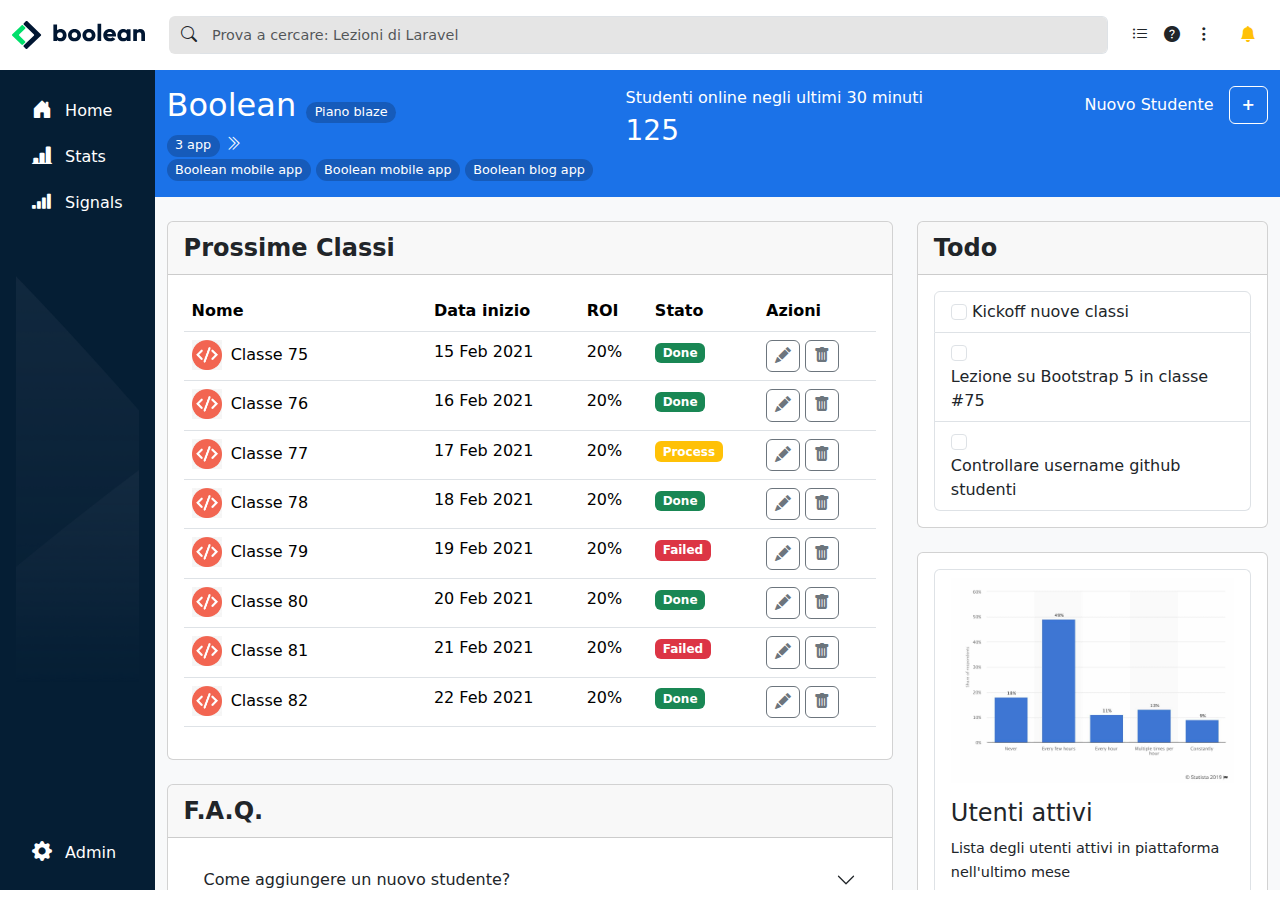
<file: index.html>
<!DOCTYPE html>
<html lang="it">
    <head>
        <meta charset="UTF-8">
        <meta http-equiv="X-UA-Compatible" content="IE=edge">
        <meta name="viewport" content="width=device-width, initial-scale=1.0">
        <title>Bootstrap Dashboard</title>

        <!-- Bootstrap -->
        <link rel="stylesheet" href="https://cdn.jsdelivr.net/npm/bootstrap@5.2.3/dist/css/bootstrap.min.css">
        <!-- Icone Bootstrap -->
        <link rel="stylesheet" href="https://cdn.jsdelivr.net/npm/bootstrap-icons@1.10.2/font/bootstrap-icons.css">

        <!-- Stile -->
        <link rel="stylesheet" href="css/common.css">
        <link rel="stylesheet" href="css/style.css">
        <link rel="stylesheet" href="css/responsive.css">
    </head>

    <body>
        <!-- Contenitore Contenuto Pagina -->
        <div class="page-container">

            <!-- HEADER -->

            <header class="bg-white py-lg-1 d-flex align-items-center">
                <div class="container-fluid ">

                    <div class="row flex-fill align-items-center">
                        <!-- Logo -->
                        <div class="col-auto">
                            <div id="logo">
                                <div class="image">
                                    <img class="d-lg-none" src="img/mobile-logo.png" alt="Logo Mobile">
                                    <img class="d-none d-lg-block" src="img/logo.svg" alt="Logo">
                                </div>
                            </div>
                        </div>
                        
                        <div class="col">
                            <!-- Barra di Ricerca -->
                            <form action="">
                                <div class="input-group">
                                    <span class="input-group-text lens pe-1 border-0" id="inputGroup-sizing-default">
                                        <i class="bi bi-search"></i>
                                    </span>
                                    <input type="text" class="form-control search-bar border border-start-0" aria-label="Sizing example input" aria-describedby="inputGroup-sizing-default" placeholder="Prova a cercare: Lezioni di Laravel">
                                </div>
                            </form>
                        </div>

                        <div class="col-auto">
                            <!-- Header Navbar -->
                            <nav>
                                <ul class="d-flex mb-0 ps-0 gap-sm-0 gap-lg-3 align-items-center">
                                    <li>
                                        <i class="bi bi-list-ul d-none d-lg-block"></i>
                                    </li>

                                    <li>
                                        <i class="bi bi-question-circle-fill d-none d-lg-block"></i> 
                                    </li>

                                    <li>
                                        <i class="bi bi-three-dots-vertical d-none d-lg-block"></i>  
                                    </li>

                                    <li>
                                        <div class="dropdown">
                                            <button class="btn btn-secondary dropdown-toggle bell-button" type="button" data-bs-toggle="dropdown" aria-expanded="false">
                                                <i class="bi bi-bell-fill text-warning"></i>    
                                            </button>
                                            <!-- Menu a Tendina-->
                                            <ul class="dropdown-menu">
                                                <li><a class="dropdown-item" href="#">Profilo</a></li>
                                                <li><a class="dropdown-item" href="#">Fatturazione</a></li>
                                                <li><a class="dropdown-item" href="#">Logout</a></li>
                                            </ul>
                                        </div>
                                    </li>
                                </ul>
                            </nav>
                        </div>
                    </div>
                </div>
            </header>

            <section class="page-content">
                <div class="container-fluid">
                    <!-- Aside -->
                    <div class="row">
                        <div class="col-auto px-lg-3 dark-blue-color">
                            <aside class="col-auto h-100 d-flex flex-column justify-content-between px-3 text-white">
                                <!-- Side Navbar -->
                                <div class="mt-3">
                                    <ul class="navbar-nav">
                                        <li class="nav-item">
                                            <a class="nav-link" href="#index.html">
                                                <i class="bi bi-house-door-fill me-lg-2 fs-5"></i>
                                                <span class="d-none d-md-inline">Home</span>
                                            </a>
                                        </li>
                                        <li class="nav-item">
                                            <a class="nav-link" href="#">
                                                <i class="bi bi-bar-chart-line-fill me-lg-2 fs-5"></i>
                                                <span class="d-none d-md-inline">Stats</span>
                                            </a>
                                        </li>
                                        <li class="nav-item">
                                            <a class="nav-link" href="#">
                                                <i class="bi bi-reception-4 me-lg-2 fs-5"></i>
                                                <span class="d-none d-md-inline">Signals</span>
                                            </a>
                                        </li>
                                    </ul>
                                </div>
        
                                <!-- Account -->
                                <div class="mb-3">
                                    <ul class="navbar-nav">
                                        <li class="nav-item">
                                            <a class="nav-link" href="#">
                                                <i class="bi bi-gear-fill me-lg-2 fs-5"></i>
                                                <span class="d-none d-md-inline">Admin</span>
                                            </a>
                                        </li>
                                    </ul>
                                </div>
                            </aside>
                        </div>

                        <div class="col px-0">

                            <!-- MAIN -->

                            <main>
                                <!-- Nuovo Studente -->
                                <div class="main-header py-3">
                                    <div class="row flex-lg-nowrap mx-0">
                                        <div class="col-12 col-sm-auto order-sm-1">
                                            <div>
                                                <span class="main-header-text text-white ">Nuovo Studente</span>

                                                <button class="btn btn-outline-secondary button-color" type="button" data-bs-toggle="offcanvas" data-bs-target="#offcanvasExample" aria-controls="offcanvasExample">
                                                    +
                                                </button>
                                            </div>
                                        </div>
                                        <!-- Boolean e Badges-->
                                        <div class="col-12 col-sm-4 flex-grow-1">
                                            <h2 class="text-white">
                                                Boolean <span class="badge rounded-pill blue-badge">Piano blaze</span>
                                            </h2>
                                            <div class="appsContainer text-white">
                                                <span class="badge rounded-pill blue-badge">3 app</span>
                                                <i class="bi bi-chevron-double-right"></i>
                                                <div class="apps d-inline-block">
                                                    <span class="badge rounded-pill blue-badge d-none d-lg-inline-block">Boolean mobile app</span>
                                                    <span class="badge rounded-pill blue-badge d-none d-lg-inline-block">Boolean mobile app</span>
                                                    <span class="badge rounded-pill blue-badge d-none d-lg-inline-block">Boolean blog app</span>
                                                    <span class="badge rounded-pill blue-badge d-lg-none">+</span>
                                                </div>
                                            </div>
                                        </div>
                                        <!-- Studenti Online -->
                                        <div class="col-12 col-sm-4 flex-grow-1 text-white">
                                            <span class="main-header-text">Studenti online negli ultimi 30 minuti</span>
                                            <span class="online-students-number d-block fs-3">125</span>
                                        </div>
                                    </div>
                                </div>

                                <div class="content">
                                    <div class="row mx-0 py-4">

                                        <div class="col-12 col-lg-8 px-0">
                                            <div class="row mx-0">
                                                <!-- Sezione Prossima Classi -->
                                                <div class="col-12 mb-4">
                                                    <!-- Card Prossime Classi -->
                                                    <div class="card">
                                                        <div class="card-header fs-4 fw-semibold">
                                                            Prossime Classi
                                                        </div>
                                                        <div class="card-body">
                                                            <table class="table">
                                                                <thead>
                                                                    <tr>
                                                                        <th scope="col" class="fw-semibold" >Nome</th>
                                                                        <th scope="col" class="fw-semibold d-none d-md-table-cell">Data inizio</th>
                                                                        <th scope="col" class="fw-semibold d-none d-md-table-cell">ROI</th>
                                                                        <th scope="col" class="fw-semibold">Stato</th>
                                                                        <th scope="col" class="fw-semibold">Azioni</th>
                                                                    </tr>
                                                                </thead>
                                                                <tbody>
                                                                    <tr>
                                                                        <td >
                                                                            <div class="class-icon d-inline-block align-middle me-1">
                                                                                <img src="img/class-avatar.jpg" alt="Avatar">
                                                                            </div>
                                                                            <span class="align-middle">Classe 75</span>
                                                                        </td>
                                                                        <td class=" d-none d-md-table-cell">15 Feb 2021</td>
                                                                        <td class=" d-none d-md-table-cell">20%</td>
                                                                        <td>
                                                                            <span class="badge text-bg-primary bg-success">Done</span>
                                                                        </td>
                                                                        <td>
                                                                            <button type="button" class="btn btn-outline-secondary action-button">
                                                                                <i class="bi bi-pencil-fill"></i>
                                                                            </button>
                                                                            <button type="button" class="btn btn-outline-secondary action-button">
                                                                                <i class="bi bi-trash-fill"></i>
                                                                            </button>
                                                                        </td>
                                                                    </tr>
                                                                    <tr>
                                                                        <td >
                                                                            <div class="class-icon d-inline-block align-middle me-1">
                                                                                <img src="img/class-avatar.jpg" alt="Avatar">
                                                                            </div>
                                                                            <span class="align-middle">Classe 76</span>
                                                                        </td>
                                                                        <td class=" d-none d-md-table-cell">16 Feb 2021</td>
                                                                        <td class=" d-none d-md-table-cell">20%</td>
                                                                        <td>
                                                                            <span class="badge text-bg-primary bg-success">Done</span>
                                                                        </td>
                                                                        <td>
                                                                            <button type="button" class="btn btn-outline-secondary action-button">
                                                                                <i class="bi bi-pencil-fill"></i>
                                                                            </button>
                                                                            <button type="button" class="btn btn-outline-secondary action-button">
                                                                                <i class="bi bi-trash-fill"></i>
                                                                            </button>
                                                                        </td>
                                                                    </tr>
                                                                    <tr>
                                                                        <td >
                                                                            <div class="class-icon d-inline-block align-middle me-1">
                                                                                <img src="img/class-avatar.jpg" alt="Avatar">
                                                                            </div>
                                                                            <span class="align-middle">Classe 77</span>
                                                                        </td>
                                                                        <td class=" d-none d-md-table-cell">17 Feb 2021</td>
                                                                        <td class=" d-none d-md-table-cell">20%</td>
                                                                        <td>
                                                                            <span class="badge text-bg-primary bg-warning">Process</span>
                                                                        </td>
                                                                        <td>
                                                                            <button type="button" class="btn btn-outline-secondary action-button">
                                                                                <i class="bi bi-pencil-fill"></i>
                                                                            </button>
                                                                            <button type="button" class="btn btn-outline-secondary action-button">
                                                                                <i class="bi bi-trash-fill"></i>
                                                                            </button>
                                                                        </td>
                                                                    </tr>
                                                                    <tr>
                                                                        <td >
                                                                            <div class="class-icon d-inline-block align-middle me-1">
                                                                                <img src="img/class-avatar.jpg" alt="Avatar">
                                                                            </div>
                                                                            <span class="align-middle">Classe 78</span>
                                                                        </td>
                                                                        <td class=" d-none d-md-table-cell">18 Feb 2021</td>
                                                                        <td class=" d-none d-md-table-cell">20%</td>
                                                                        <td>
                                                                            <span class="badge text-bg-primary bg-success">Done</span>
                                                                        </td>
                                                                        <td>
                                                                            <button type="button" class="btn btn-outline-secondary action-button">
                                                                                <i class="bi bi-pencil-fill"></i>
                                                                            </button>
                                                                            <button type="button" class="btn btn-outline-secondary action-button">
                                                                                <i class="bi bi-trash-fill"></i>
                                                                            </button>
                                                                        </td>
                                                                    </tr>
                                                                    <tr>
                                                                        <td >
                                                                            <div class="class-icon d-inline-block align-middle me-1">
                                                                                <img src="img/class-avatar.jpg" alt="Avatar">
                                                                            </div>
                                                                            <span class="align-middle">Classe 79</span>
                                                                        </td>
                                                                        <td class=" d-none d-md-table-cell">19 Feb 2021</td>
                                                                        <td class=" d-none d-md-table-cell">20%</td>
                                                                        <td>
                                                                            <span class="badge text-bg-primary bg-danger">Failed</span>
                                                                        </td>
                                                                        <td>
                                                                            <button type="button" class="btn btn-outline-secondary action-button">
                                                                                <i class="bi bi-pencil-fill"></i>
                                                                            </button>
                                                                            <button type="button" class="btn btn-outline-secondary action-button">
                                                                                <i class="bi bi-trash-fill"></i>
                                                                            </button>
                                                                        </td>
                                                                    </tr>
                                                                    <tr>
                                                                        <td >
                                                                            <div class="class-icon d-inline-block align-middle me-1">
                                                                                <img src="img/class-avatar.jpg" alt="Avatar">
                                                                            </div>
                                                                            <span class="align-middle">Classe 80</span>
                                                                        </td>
                                                                        <td class=" d-none d-md-table-cell">20 Feb 2021</td>
                                                                        <td class=" d-none d-md-table-cell">20%</td>
                                                                        <td>
                                                                            <span class="badge text-bg-primary bg-success">Done</span>
                                                                        </td>
                                                                        <td>
                                                                            <button type="button" class="btn btn-outline-secondary action-button">
                                                                                <i class="bi bi-pencil-fill"></i>
                                                                            </button>
                                                                            <button type="button" class="btn btn-outline-secondary action-button">
                                                                                <i class="bi bi-trash-fill"></i>
                                                                            </button>
                                                                        </td>
                                                                    </tr>
                                                                    <tr>
                                                                        <td >
                                                                            <div class="class-icon d-inline-block align-middle me-1">
                                                                                <img src="img/class-avatar.jpg" alt="Avatar">
                                                                            </div>
                                                                            <span class="align-middle">Classe 81</span>
                                                                        </td>
                                                                        <td class=" d-none d-md-table-cell">21 Feb 2021</td>
                                                                        <td class=" d-none d-md-table-cell">20%</td>
                                                                        <td>
                                                                            <span class="badge text-bg-primary bg-danger">Failed</span>
                                                                        </td>
                                                                        <td>
                                                                            <button type="button" class="btn btn-outline-secondary action-button">
                                                                                <i class="bi bi-pencil-fill"></i>
                                                                            </button>
                                                                            <button type="button" class="btn btn-outline-secondary action-button">
                                                                                <i class="bi bi-trash-fill"></i>
                                                                            </button>
                                                                        </td>
                                                                    </tr>
                                                                    <tr>
                                                                        <td >
                                                                            <div class="class-icon d-inline-block align-middle me-1">
                                                                                <img src="img/class-avatar.jpg" alt="Avatar">
                                                                            </div>
                                                                            <span class="align-middle">Classe 82</span>
                                                                        </td>
                                                                        <td class=" d-none d-md-table-cell">22 Feb 2021</td>
                                                                        <td class=" d-none d-md-table-cell">20%</td>
                                                                        <td>
                                                                            <span class="badge text-bg-primary bg-success">Done</span>
                                                                        </td>
                                                                        <td>
                                                                            <button type="button" class="btn btn-outline-secondary action-button">
                                                                                <i class="bi bi-pencil-fill"></i>
                                                                            </button>
                                                                            <button type="button" class="btn btn-outline-secondary action-button">
                                                                                <i class="bi bi-trash-fill"></i>
                                                                            </button>
                                                                        </td>
                                                                    </tr>
                                                                </tbody>
                                                            </table>
                                                        </div>
                                                    </div>
                                                </div>
                                                <!-- Sezione F.A.Q. -->
                                                <div class="col-12 mb-4">
                                                    <!-- Card F.A.Q. -->
                                                    <div class="card">
                                                        <!-- Titolo -->
                                                        <div class="text-uppercase card-header fs-4 fw-semibold">f.a.q.</div>
                                                        <!-- Domande -->
                                                        <div class="card-body">
                                                            <div class="accordion" id="accordionExample">
                                                                <div class="accordion-item border-0 border-bottom">
                                                                <h2 class="accordion-header" id="headingOne">
                                                                    <button class="accordion-button collapsed" type="button" data-bs-toggle="collapse" data-bs-target="#collapseOne" aria-expanded="false" aria-controls="collapseOne">
                                                                        Come aggiungere un nuovo studente?
                                                                    </button>
                                                                </h2>
                                                                <div id="collapseOne" class="accordion-collapse collapse" aria-labelledby="headingOne" data-bs-parent="#accordionExample">
                                                                    <div class="accordion-body">
                                                                        "Clicca sul + nella sezione blu in alto"
                                                                    </div>
                                                                </div>
                                                                </div>
                                                                <div class="accordion-item border-0 border-bottom">
                                                                <h2 class="accordion-header" id="headingTwo">
                                                                    <button class="accordion-button collapsed" type="button" data-bs-toggle="collapse" data-bs-target="#collapseTwo" aria-expanded="false" aria-controls="collapseTwo">
                                                                    Come posso accedere alle informazioni del mio account?
                                                                    </button>
                                                                </h2>
                                                                <div id="collapseTwo" class="accordion-collapse collapse" aria-labelledby="headingTwo" data-bs-parent="#accordionExample">
                                                                    <div class="accordion-body">
                                                                        "Clicca sull'icona della campanella"
                                                                    </div>
                                                                </div>
                                                                </div>
                                                                <div class="accordion-item border-0">
                                                                <h2 class="accordion-header" id="headingThree">
                                                                    <button class="accordion-button collapsed" type="button" data-bs-toggle="collapse" data-bs-target="#collapseThree" aria-expanded="false" aria-controls="collapseThree">
                                                                    Posso usare questa dashboard da mobile?
                                                                    </button>
                                                                </h2>
                                                                <div id="collapseThree" class="accordion-collapse collapse" aria-labelledby="headingThree" data-bs-parent="#accordionExample">
                                                                    <div class="accordion-body">
                                                                    </div>
                                                                    "Si, avrai a disposizione tutte le funzioni, ma il layout sarà leggermente diverso"
                                                                </div>
                                                                </div>
                                                            </div>
                                                        </div>
                                                    </div>
                                                </div>
                                            </div>
                                        </div>
                                        
                                        <div class="col-12 col-lg-4 px-0">
                                            <div class="row mx-0">
                                                <!-- Sezione To-Do -->
                                                <div class="col-12 mb-4">
                                                    <!-- Card To-Do -->
                                                    <div class="card">
                                                        <div class="card-header fs-4 fw-semibold">
                                                            Todo
                                                        </div>
                                                        <div class="card-body">
                                                            <ul class="list-group">
                                                                <li class="list-group-item">
                                                                    <input class="form-check-input" type="checkbox" value="" id="flexCheckDefault">
                                                                    <label class="form-check-label" for="flexCheckDefault">Kickoff nuove classi</label>
                                                                </li>

                                                                <li class="list-group-item">
                                                                    <input class="form-check-input" type="checkbox" value="" id="flexCheckDefault">
                                                                    <label class="form-check-label" for="flexCheckDefault">Lezione su Bootstrap 5 in classe #75</label>
                                                                </li>

                                                                <li class="list-group-item">
                                                                    <input class="form-check-input" type="checkbox" value="" id="flexCheckDefault">
                                                                    <label class="form-check-label" for="flexCheckDefault">Controllare username github studenti</label>
                                                                </li>
                                                            </ul>
                                                        </div>
                                                    </div>
                                                </div>
                                                <!-- Sezione Statistiche -->
                                                <div class="col-12">
                                                    <!-- Card Statistiche -->
                                                    <div class="card">
                                                        <div class="card-body">
                                                            <ul class="list-group">
                                                                <li class="list-group-item border-bottom-0">
                                                                    <img src="img/stats.jpeg" alt="Statistiche Mensili">
                                                                </li>

                                                                <li class="list-group-item">
                                                                    <h4>Utenti attivi</h4>
                                                                    <span class="small-text">Lista degli utenti attivi in piattaforma nell'ultimo mese</span>
                                                                </li>

                                                                <li class="list-group-item small-text">
                                                                    Gennaio: 1200
                                                                </li>

                                                                <li class="list-group-item small-text">
                                                                    Febbraio: 800
                                                                </li>

                                                                <li class="list-group-item small-text">
                                                                    Marzo: 1500
                                                                </li>

                                                                <li class="list-group-item py-3">
                                                                    <a href="#" class="link-primary small-text">Visualizza report approfondito</a>
                                                                </li>
                                                            </ul>
                                                        </div>
                                                    </div>
                                                </div>
                                            </div>
                                        </div>
                                    </div>
                                </div>
                            </main>
                        </div>
                    </div>
                </div>
            </section>
        </div>
        <!-- Script -->
        <script src="https://cdn.jsdelivr.net/npm/bootstrap@5.2.3/dist/js/bootstrap.bundle.min.js"></script>
    </body>
    <!-- Crediti DM -->
</html>
</file>
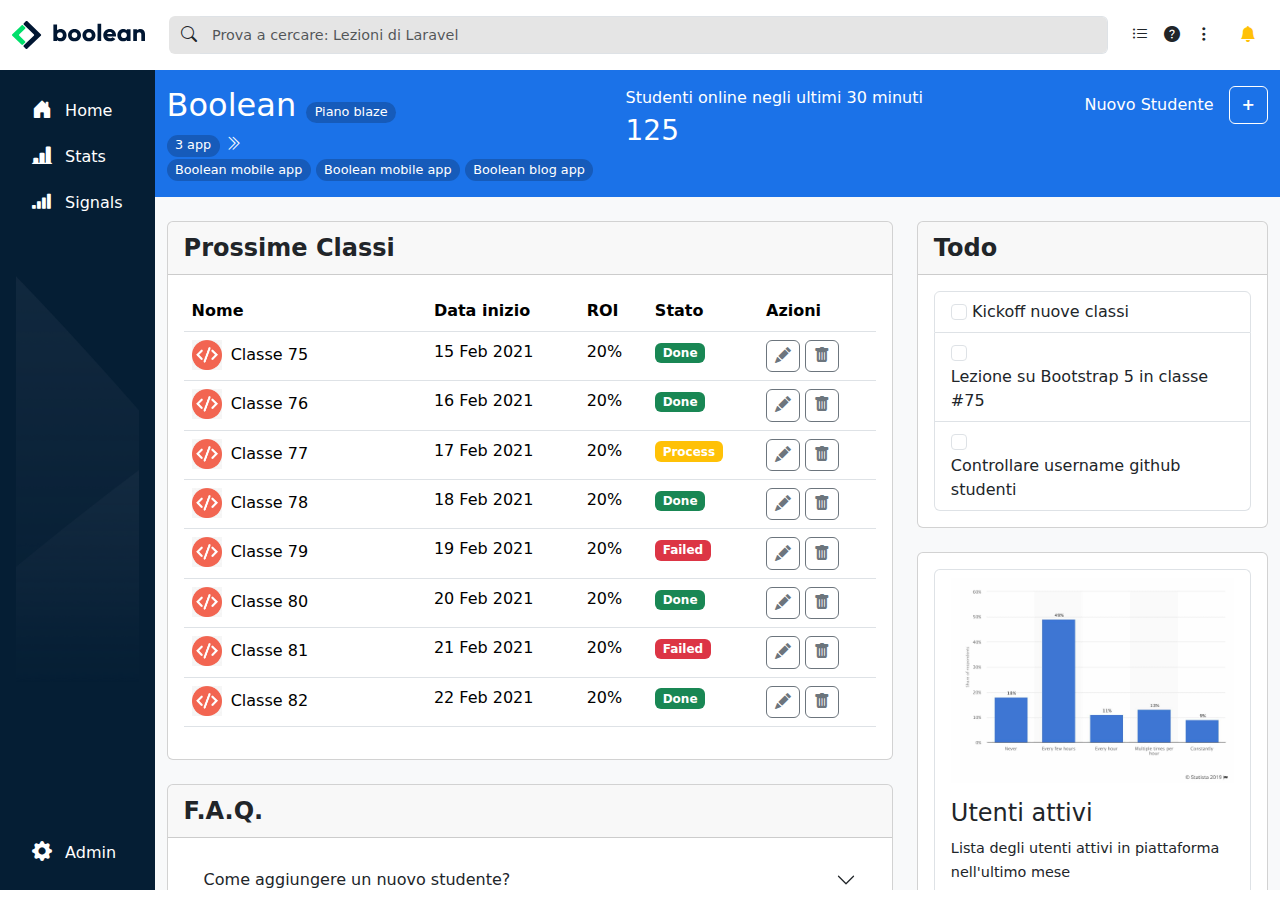
<file: Bonus/index.html>
<!DOCTYPE html>
<html lang="it">
    <head>
        <meta charset="UTF-8">
        <meta http-equiv="X-UA-Compatible" content="IE=edge">
        <meta name="viewport" content="width=device-width, initial-scale=1.0">
        <title>Bootstrap Dashboard</title>

        <!-- Bootstrap -->
        <link rel="stylesheet" href="https://cdn.jsdelivr.net/npm/bootstrap@5.2.3/dist/css/bootstrap.min.css">
        <!-- Icone Bootstrap -->
        <link rel="stylesheet" href="https://cdn.jsdelivr.net/npm/bootstrap-icons@1.10.2/font/bootstrap-icons.css">

        <!-- Stile -->
        <link rel="stylesheet" href="css/common.css">
        <link rel="stylesheet" href="css/style.css">
        <link rel="stylesheet" href="css/responsive.css">
    </head>

    <body>
        <!-- Contenitore Contenuto Pagina -->
        <div class="page-container">

            <!-- HEADER -->

            <header class="bg-white py-lg-1 d-flex align-items-center">
                <div class="container-fluid ">

                    <div class="row flex-fill align-items-center">
                        <!-- Logo -->
                        <div class="col-auto">
                            <div id="logo">
                                <div class="image">
                                    <img class="d-lg-none" src="img/mobile-logo.png" alt="Logo Mobile">
                                    <img class="d-none d-lg-block" src="img/logo.svg" alt="Logo">
                                </div>
                            </div>
                        </div>
                        
                        <div class="col">
                            <!-- Barra di Ricerca -->
                            <form action="">
                                <div class="input-group">
                                    <span class="input-group-text lens pe-1 border-0" id="inputGroup-sizing-default">
                                        <i class="bi bi-search"></i>
                                    </span>
                                    <input type="text" class="form-control search-bar border border-start-0" aria-label="Sizing example input" aria-describedby="inputGroup-sizing-default" placeholder="Prova a cercare: Lezioni di Laravel">
                                </div>
                            </form>
                        </div>

                        <div class="col-auto">
                            <!-- Header Navbar -->
                            <nav>
                                <ul class="d-flex mb-0 ps-0 gap-sm-0 gap-lg-3 align-items-center">
                                    <li>
                                        <i class="bi bi-list-ul d-none d-lg-block"></i>
                                    </li>

                                    <li>
                                        <i class="bi bi-question-circle-fill d-none d-lg-block"></i> 
                                    </li>

                                    <li>
                                        <i class="bi bi-three-dots-vertical d-none d-lg-block"></i>  
                                    </li>

                                    <li>
                                        <div class="dropdown">
                                            <button class="btn btn-secondary dropdown-toggle bell-button" type="button" data-bs-toggle="dropdown" aria-expanded="false">
                                                <i class="bi bi-bell-fill text-warning"></i>    
                                            </button>
                                            <!-- Menu a Tendina-->
                                            <ul class="dropdown-menu">
                                                <li><a class="dropdown-item" href="#">Profilo</a></li>
                                                <li><a class="dropdown-item" href="#">Fatturazione</a></li>
                                                <li><a class="dropdown-item" href="#">Logout</a></li>
                                            </ul>
                                        </div>
                                    </li>
                                </ul>
                            </nav>
                        </div>
                    </div>
                </div>
            </header>

            <section class="page-content">
                <div class="container-fluid">
                    <!-- Aside -->
                    <div class="row">
                        <div class="col-auto px-lg-3 dark-blue-color">
                            <aside class="col-auto h-100 d-flex flex-column justify-content-between px-3 text-white">
                                <!-- Side Navbar -->
                                <div class="mt-3">
                                    <ul class="navbar-nav">
                                        <li class="nav-item">
                                            <a class="nav-link" href="#index.html">
                                                <i class="bi bi-house-door-fill me-lg-2 fs-5"></i>
                                                <span class="d-none d-md-inline">Home</span>
                                            </a>
                                        </li>
                                        <li class="nav-item">
                                            <a class="nav-link" href="#">
                                                <i class="bi bi-bar-chart-line-fill me-lg-2 fs-5"></i>
                                                <span class="d-none d-md-inline">Stats</span>
                                            </a>
                                        </li>
                                        <li class="nav-item">
                                            <a class="nav-link" href="#">
                                                <i class="bi bi-reception-4 me-lg-2 fs-5"></i>
                                                <span class="d-none d-md-inline">Signals</span>
                                            </a>
                                        </li>
                                    </ul>
                                </div>
        
                                <!-- Account -->
                                <div class="mb-3">
                                    <ul class="navbar-nav">
                                        <li class="nav-item">
                                            <a class="nav-link" href="#">
                                                <i class="bi bi-gear-fill me-lg-2 fs-5"></i>
                                                <span class="d-none d-md-inline">Admin</span>
                                            </a>
                                        </li>
                                    </ul>
                                </div>
                            </aside>
                        </div>

                        <div class="col px-0">

                            <!-- MAIN -->

                            <main>
                                <!-- Nuovo Studente -->
                                <div class="main-header py-3">
                                    <div class="row flex-lg-nowrap mx-0">
                                        <div class="col-12 col-sm-auto order-sm-1">
                                            <div>
                                                <span class="main-header-text text-white ">Nuovo Studente</span>

                                                <button class="btn btn-outline-secondary button-color" type="button" data-bs-toggle="offcanvas" data-bs-target="#offcanvasExample" aria-controls="offcanvasExample">
                                                    +
                                                </button>
                                                <!-- Offcanvas Nuovo Studente -->
                                                <div class="offcanvas offcanvas-end offcanvas-width" tabindex="-1" id="offcanvasExample" aria-labelledby="offcanvasExampleLabel">
                                                    <div class="offcanvas-header">
                                                        <h5 class="offcanvas-title" id="offcanvasExampleLabel">Inserisci un nuovo studente</h5>
                                                        <button type="button" class="btn-close" data-bs-dismiss="offcanvas" aria-label="Close"></button>
                                                    </div>
                                                    <div class="offcanvas-body">
                                                        <form class="row g-3 needs-validation" novalidate>
                                                            <div class="col-6">
                                                                <!-- Nome -->
                                                                <label for="validationCustom01" class="form-label">Nome</label>

                                                                <input type="text" class="form-control" id="validationCustom01" required>

                                                                <div class="valid-feedback">
                                                                    Looks good!
                                                                </div>
                                                            </div>
                                                            <!-- Cognome -->
                                                            <div class="col-6">
                                                                <label for="validationCustom02" class="form-label">Cognome</label>

                                                                <input type="text" class="form-control" id="validationCustom02" required>

                                                                <div class="valid-feedback">
                                                                    Looks good!
                                                                </div>
                                                            </div>
                                                            <!-- E-mail -->
                                                            <div class="col-6">
                                                                <label for="validationCustomUsername" class="form-label">E-mail</label>

                                                                <div class="input-group has-validation">
                                                                    <span class="input-group-text" id="inputGroupPrepend">@</span>

                                                                    <input type="mail" class="form-control" id="validationCustomUsername" aria-describedby="inputGroupPrepend" required>

                                                                    <div class="invalid-feedback">
                                                                        Please choose a username.
                                                                    </div>
                                                                </div>
                                                            </div>
                                                            <!-- Password -->
                                                            <div class="col-6">
                                                                <label for="validationCustom02" class="form-label">Password</label>

                                                                <input type="text" class="form-control" id="validationCustom02" required>

                                                                <div class="valid-feedback">
                                                                    Looks good!
                                                                </div>
                                                            </div>
                                                            <!-- Indirizzo -->
                                                            <div class="col-12">
                                                                <label for="validationCustom01" class="form-label">Indirizzo</label>

                                                                <input type="text" class="form-control" id="validationCustom01" required>

                                                                <div class="valid-feedback">
                                                                    Looks good!
                                                                </div>
                                                            </div>
                                                            <!-- Città -->
                                                            <div class="col-md-6">
                                                                <label for="validationCustom03" class="form-label">Città</label>

                                                                <input type="text" class="form-control" id="validationCustom03" required>

                                                                <div class="invalid-feedback">
                                                                    Please provide a valid city.
                                                                </div>
                                                            </div>
                                                            <div class="col-md-3">
                                                                <label for="validationCustom04" class="form-label">Stato</label>

                                                                <select class="form-select" id="validationCustom04" required>
                                                                    <option selected disabled value="">Scegli...</option>
                                                                    <option>Italia</option>
                                                                </select>

                                                                <div class="invalid-feedback">
                                                                    Please select a valid state.
                                                                </div>
                                                            </div>
                                                            <!-- CAP -->
                                                            <div class="col-md-3">
                                                                <label for="validationCustom05" class="form-label">CAP</label>

                                                                <input type="text" class="form-control" id="validationCustom05" required>

                                                                <div class="invalid-feedback">
                                                                Please provide a valid zip.
                                                                </div>
                                                            </div>
                                                            <!-- Requisiti -->
                                                            <div class="col-12">
                                                                <div class="form-check">
                                                                    <input class="form-check-input" type="checkbox" value="" id="invalidCheck" required>

                                                                    <label class="form-check-label" for="invalidCheck">
                                                                        Seleziona per proseguire
                                                                    </label>

                                                                    <div class="invalid-feedback">
                                                                        You must agree before submitting.
                                                                    </div>
                                                                </div>
                                                            </div>
                                                            <!-- Bottoni -->
                                                            <div class="col-12">
                                                                <button class="btn btn-primary" type="submit">Salva</button>
                                                                <button class="btn btn-warning" type="submit">Svuota</button>
                                                            </div>
                                                        </form>
                                                    </div>
                                                </div>
                                            </div>
                                        </div>
                                        <!-- Boolean e Badges-->
                                        <div class="col-12 col-sm-4 flex-grow-1">
                                            <h2 class="text-white">
                                                Boolean <span class="badge rounded-pill blue-badge">Piano blaze</span>
                                            </h2>
                                            <div class="appsContainer text-white">
                                                <span class="badge rounded-pill blue-badge">3 app</span>
                                                <i class="bi bi-chevron-double-right"></i>
                                                <div class="apps d-inline-block">
                                                    <span class="badge rounded-pill blue-badge d-none d-lg-inline-block">Boolean mobile app</span>
                                                    <span class="badge rounded-pill blue-badge d-none d-lg-inline-block">Boolean mobile app</span>
                                                    <span class="badge rounded-pill blue-badge d-none d-lg-inline-block">Boolean blog app</span>
                                                    <span class="badge rounded-pill blue-badge d-lg-none">+</span>
                                                </div>
                                            </div>
                                        </div>
                                        <!-- Studenti Online -->
                                        <div class="col-12 col-sm-4 flex-grow-1 text-white">
                                            <span class="main-header-text">Studenti online negli ultimi 30 minuti</span>
                                            <span class="online-students-number d-block fs-3">125</span>
                                        </div>
                                    </div>
                                </div>

                                <div class="content">
                                    <div class="row mx-0 py-4">

                                        <div class="col-12 col-lg-8 px-0">
                                            <div class="row mx-0">
                                                <!-- Sezione Prossima Classi -->
                                                <div class="col-12 mb-4">
                                                    <!-- Card Prossime Classi -->
                                                    <div class="card">
                                                        <div class="card-header fs-4 fw-semibold">
                                                            Prossime Classi
                                                        </div>
                                                        <div class="card-body">
                                                            <table class="table">
                                                                <thead>
                                                                    <tr>
                                                                        <th scope="col" class="fw-semibold" >Nome</th>
                                                                        <th scope="col" class="fw-semibold d-none d-md-table-cell">Data inizio</th>
                                                                        <th scope="col" class="fw-semibold d-none d-md-table-cell">ROI</th>
                                                                        <th scope="col" class="fw-semibold">Stato</th>
                                                                        <th scope="col" class="fw-semibold">Azioni</th>
                                                                    </tr>
                                                                </thead>
                                                                <tbody>
                                                                    <tr>
                                                                        <td >
                                                                            <div class="class-icon d-inline-block align-middle me-1">
                                                                                <img src="img/class-avatar.jpg" alt="Avatar">
                                                                            </div>
                                                                            <span class="align-middle">Classe 75</span>
                                                                        </td>
                                                                        <td class=" d-none d-md-table-cell">15 Feb 2021</td>
                                                                        <td class=" d-none d-md-table-cell">20%</td>
                                                                        <td>
                                                                            <span class="badge text-bg-primary bg-success">Done</span>
                                                                        </td>
                                                                        <td>
                                                                            <button type="button" class="btn btn-outline-secondary action-button">
                                                                                <i class="bi bi-pencil-fill"></i>
                                                                            </button>
                                                                            <button type="button" class="btn btn-outline-secondary action-button" data-bs-toggle="modal" data-bs-target="#trash-modal">
                                                                                <i class="bi bi-trash-fill"></i>
                                                                            </button>
                                                                            <!-- Modale -->
                                                                            <div class="modal fade text-center" id="trash-modal" tabindex="-1" aria-labelledby="trash-modal-label" aria-hidden="true">
                                                                                <div class="modal-dialog">
                                                                                    <div class="modal-content">
                                                                                        <div class="modal-header">
                                                                                            <h1 class="modal-title fs-5" id="exampleModalLabel">Attenzione</h1>
                                                                                            <button type="button" class="btn-close" data-bs-dismiss="modal" aria-label="Close"></button>
                                                                                        </div>
                                                                                        <div class="modal-body">
                                                                                            Sei sicuro di voler cancellare questa classe?   
                                                                                        </div>
                                                                                        <div class="modal-footer justify-content-between">
                                                                                            <button type="button" class="btn btn-secondary" data-bs-dismiss="modal">Close</button>
                                                                                            <button type="button" class="btn btn-primary">Save changes</button>
                                                                                        </div>
                                                                                    </div>
                                                                                </div>
                                                                            </div>
                                                                        </td>
                                                                    </tr>
                                                                    <tr>
                                                                        <td >
                                                                            <div class="class-icon d-inline-block align-middle me-1">
                                                                                <img src="img/class-avatar.jpg" alt="Avatar">
                                                                            </div>
                                                                            <span class="align-middle">Classe 76</span>
                                                                        </td>
                                                                        <td class=" d-none d-md-table-cell">16 Feb 2021</td>
                                                                        <td class=" d-none d-md-table-cell">20%</td>
                                                                        <td>
                                                                            <span class="badge text-bg-primary bg-success">Done</span>
                                                                        </td>
                                                                        <td>
                                                                            <button type="button" class="btn btn-outline-secondary action-button">
                                                                                <i class="bi bi-pencil-fill"></i>
                                                                            </button>
                                                                            <button type="button" class="btn btn-outline-secondary action-button" data-bs-toggle="modal" data-bs-target="#trash-modal">
                                                                                <i class="bi bi-trash-fill"></i>
                                                                            </button>
                                                                            <!-- Modale -->
                                                                            <div class="modal fade text-center" id="trash-modal" tabindex="-1" aria-labelledby="trash-modal-label" aria-hidden="true">
                                                                                <div class="modal-dialog">
                                                                                    <div class="modal-content">
                                                                                        <div class="modal-header">
                                                                                            <h1 class="modal-title fs-5" id="exampleModalLabel">Attenzione</h1>
                                                                                            <button type="button" class="btn-close" data-bs-dismiss="modal" aria-label="Close"></button>
                                                                                        </div>
                                                                                        <div class="modal-body">
                                                                                            Sei sicuro di voler cancellare questa classe?   
                                                                                        </div>
                                                                                        <div class="modal-footer justify-content-between">
                                                                                            <button type="button" class="btn btn-secondary" data-bs-dismiss="modal">Close</button>
                                                                                            <button type="button" class="btn btn-primary">Save changes</button>
                                                                                        </div>
                                                                                    </div>
                                                                                </div>
                                                                            </div>
                                                                        </td>
                                                                    </tr>
                                                                    <tr>
                                                                        <td >
                                                                            <div class="class-icon d-inline-block align-middle me-1">
                                                                                <img src="img/class-avatar.jpg" alt="Avatar">
                                                                            </div>
                                                                            <span class="align-middle">Classe 77</span>
                                                                        </td>
                                                                        <td class=" d-none d-md-table-cell">17 Feb 2021</td>
                                                                        <td class=" d-none d-md-table-cell">20%</td>
                                                                        <td>
                                                                            <span class="badge text-bg-primary bg-warning">Process</span>
                                                                        </td>
                                                                        <td>
                                                                            <button type="button" class="btn btn-outline-secondary action-button">
                                                                                <i class="bi bi-pencil-fill"></i>
                                                                            </button>
                                                                            <button type="button" class="btn btn-outline-secondary action-button" data-bs-toggle="modal" data-bs-target="#trash-modal">
                                                                                <i class="bi bi-trash-fill"></i>
                                                                            </button>
                                                                            <!-- Modale -->
                                                                            <div class="modal fade text-center" id="trash-modal" tabindex="-1" aria-labelledby="trash-modal-label" aria-hidden="true">
                                                                                <div class="modal-dialog">
                                                                                    <div class="modal-content">
                                                                                        <div class="modal-header">
                                                                                            <h1 class="modal-title fs-5" id="exampleModalLabel">Attenzione</h1>
                                                                                            <button type="button" class="btn-close" data-bs-dismiss="modal" aria-label="Close"></button>
                                                                                        </div>
                                                                                        <div class="modal-body">
                                                                                            Sei sicuro di voler cancellare questa classe?   
                                                                                        </div>
                                                                                        <div class="modal-footer justify-content-between">
                                                                                            <button type="button" class="btn btn-secondary" data-bs-dismiss="modal">Close</button>
                                                                                            <button type="button" class="btn btn-primary">Save changes</button>
                                                                                        </div>
                                                                                    </div>
                                                                                </div>
                                                                            </div>
                                                                        </td>
                                                                    </tr>
                                                                    <tr>
                                                                        <td >
                                                                            <div class="class-icon d-inline-block align-middle me-1">
                                                                                <img src="img/class-avatar.jpg" alt="Avatar">
                                                                            </div>
                                                                            <span class="align-middle">Classe 78</span>
                                                                        </td>
                                                                        <td class=" d-none d-md-table-cell">18 Feb 2021</td>
                                                                        <td class=" d-none d-md-table-cell">20%</td>
                                                                        <td>
                                                                            <span class="badge text-bg-primary bg-success">Done</span>
                                                                        </td>
                                                                        <td>
                                                                            <button type="button" class="btn btn-outline-secondary action-button">
                                                                                <i class="bi bi-pencil-fill"></i>
                                                                            </button>
                                                                            <button type="button" class="btn btn-outline-secondary action-button" data-bs-toggle="modal" data-bs-target="#trash-modal">
                                                                                <i class="bi bi-trash-fill"></i>
                                                                            </button>
                                                                            <!-- Modale -->
                                                                            <div class="modal fade text-center" id="trash-modal" tabindex="-1" aria-labelledby="trash-modal-label" aria-hidden="true">
                                                                                <div class="modal-dialog">
                                                                                    <div class="modal-content">
                                                                                        <div class="modal-header">
                                                                                            <h1 class="modal-title fs-5" id="exampleModalLabel">Attenzione</h1>
                                                                                            <button type="button" class="btn-close" data-bs-dismiss="modal" aria-label="Close"></button>
                                                                                        </div>
                                                                                        <div class="modal-body">
                                                                                            Sei sicuro di voler cancellare questa classe?   
                                                                                        </div>
                                                                                        <div class="modal-footer justify-content-between">
                                                                                            <button type="button" class="btn btn-secondary" data-bs-dismiss="modal">Close</button>
                                                                                            <button type="button" class="btn btn-primary">Save changes</button>
                                                                                        </div>
                                                                                    </div>
                                                                                </div>
                                                                            </div>
                                                                        </td>
                                                                    </tr>
                                                                    <tr>
                                                                        <td >
                                                                            <div class="class-icon d-inline-block align-middle me-1">
                                                                                <img src="img/class-avatar.jpg" alt="Avatar">
                                                                            </div>
                                                                            <span class="align-middle">Classe 79</span>
                                                                        </td>
                                                                        <td class=" d-none d-md-table-cell">19 Feb 2021</td>
                                                                        <td class=" d-none d-md-table-cell">20%</td>
                                                                        <td>
                                                                            <span class="badge text-bg-primary bg-danger">Failed</span>
                                                                        </td>
                                                                        <td>
                                                                            <button type="button" class="btn btn-outline-secondary action-button">
                                                                                <i class="bi bi-pencil-fill"></i>
                                                                            </button>
                                                                            <button type="button" class="btn btn-outline-secondary action-button" data-bs-toggle="modal" data-bs-target="#trash-modal">
                                                                                <i class="bi bi-trash-fill"></i>
                                                                            </button>
                                                                            <!-- Modale -->
                                                                            <div class="modal fade text-center" id="trash-modal" tabindex="-1" aria-labelledby="trash-modal-label" aria-hidden="true">
                                                                                <div class="modal-dialog">
                                                                                    <div class="modal-content">
                                                                                        <div class="modal-header">
                                                                                            <h1 class="modal-title fs-5" id="exampleModalLabel">Attenzione</h1>
                                                                                            <button type="button" class="btn-close" data-bs-dismiss="modal" aria-label="Close"></button>
                                                                                        </div>
                                                                                        <div class="modal-body">
                                                                                            Sei sicuro di voler cancellare questa classe?   
                                                                                        </div>
                                                                                        <div class="modal-footer justify-content-between">
                                                                                            <button type="button" class="btn btn-secondary" data-bs-dismiss="modal">Close</button>
                                                                                            <button type="button" class="btn btn-primary">Save changes</button>
                                                                                        </div>
                                                                                    </div>
                                                                                </div>
                                                                            </div>
                                                                        </td>
                                                                    </tr>
                                                                    <tr>
                                                                        <td >
                                                                            <div class="class-icon d-inline-block align-middle me-1">
                                                                                <img src="img/class-avatar.jpg" alt="Avatar">
                                                                            </div>
                                                                            <span class="align-middle">Classe 80</span>
                                                                        </td>
                                                                        <td class=" d-none d-md-table-cell">20 Feb 2021</td>
                                                                        <td class=" d-none d-md-table-cell">20%</td>
                                                                        <td>
                                                                            <span class="badge text-bg-primary bg-success">Done</span>
                                                                        </td>
                                                                        <td>
                                                                            <button type="button" class="btn btn-outline-secondary action-button">
                                                                                <i class="bi bi-pencil-fill"></i>
                                                                            </button>
                                                                            <button type="button" class="btn btn-outline-secondary action-button" data-bs-toggle="modal" data-bs-target="#trash-modal">
                                                                                <i class="bi bi-trash-fill"></i>
                                                                            </button>
                                                                            <!-- Modale -->
                                                                            <div class="modal fade text-center" id="trash-modal" tabindex="-1" aria-labelledby="trash-modal-label" aria-hidden="true">
                                                                                <div class="modal-dialog">
                                                                                    <div class="modal-content">
                                                                                        <div class="modal-header">
                                                                                            <h1 class="modal-title fs-5" id="exampleModalLabel">Attenzione</h1>
                                                                                            <button type="button" class="btn-close" data-bs-dismiss="modal" aria-label="Close"></button>
                                                                                        </div>
                                                                                        <div class="modal-body">
                                                                                            Sei sicuro di voler cancellare questa classe?   
                                                                                        </div>
                                                                                        <div class="modal-footer justify-content-between">
                                                                                            <button type="button" class="btn btn-secondary" data-bs-dismiss="modal">Close</button>
                                                                                            <button type="button" class="btn btn-primary">Save changes</button>
                                                                                        </div>
                                                                                    </div>
                                                                                </div>
                                                                            </div>
                                                                        </td>
                                                                    </tr>
                                                                    <tr>
                                                                        <td >
                                                                            <div class="class-icon d-inline-block align-middle me-1">
                                                                                <img src="img/class-avatar.jpg" alt="Avatar">
                                                                            </div>
                                                                            <span class="align-middle">Classe 81</span>
                                                                        </td>
                                                                        <td class=" d-none d-md-table-cell">21 Feb 2021</td>
                                                                        <td class=" d-none d-md-table-cell">20%</td>
                                                                        <td>
                                                                            <span class="badge text-bg-primary bg-danger">Failed</span>
                                                                        </td>
                                                                        <td>
                                                                            <button type="button" class="btn btn-outline-secondary action-button">
                                                                                <i class="bi bi-pencil-fill"></i>
                                                                            </button>
                                                                            <button type="button" class="btn btn-outline-secondary action-button" data-bs-toggle="modal" data-bs-target="#trash-modal">
                                                                                <i class="bi bi-trash-fill"></i>
                                                                            </button>
                                                                            <!-- Modale -->
                                                                            <div class="modal fade text-center" id="trash-modal" tabindex="-1" aria-labelledby="trash-modal-label" aria-hidden="true">
                                                                                <div class="modal-dialog">
                                                                                    <div class="modal-content">
                                                                                        <div class="modal-header">
                                                                                            <h1 class="modal-title fs-5" id="exampleModalLabel">Attenzione</h1>
                                                                                            <button type="button" class="btn-close" data-bs-dismiss="modal" aria-label="Close"></button>
                                                                                        </div>
                                                                                        <div class="modal-body">
                                                                                            Sei sicuro di voler cancellare questa classe?   
                                                                                        </div>
                                                                                        <div class="modal-footer justify-content-between">
                                                                                            <button type="button" class="btn btn-secondary" data-bs-dismiss="modal">Close</button>
                                                                                            <button type="button" class="btn btn-primary">Save changes</button>
                                                                                        </div>
                                                                                    </div>
                                                                                </div>
                                                                            </div>
                                                                        </td>
                                                                    </tr>
                                                                    <tr>
                                                                        <td >
                                                                            <div class="class-icon d-inline-block align-middle me-1">
                                                                                <img src="img/class-avatar.jpg" alt="Avatar">
                                                                            </div>
                                                                            <span class="align-middle">Classe 82</span>
                                                                        </td>
                                                                        <td class=" d-none d-md-table-cell">22 Feb 2021</td>
                                                                        <td class=" d-none d-md-table-cell">20%</td>
                                                                        <td>
                                                                            <span class="badge text-bg-primary bg-success">Done</span>
                                                                        </td>
                                                                        <td>
                                                                            <button type="button" class="btn btn-outline-secondary action-button">
                                                                                <i class="bi bi-pencil-fill"></i>
                                                                            </button>
                                                                            <button type="button" class="btn btn-outline-secondary action-button" data-bs-toggle="modal" data-bs-target="#trash-modal">
                                                                                <i class="bi bi-trash-fill"></i>
                                                                            </button>
                                                                            <!-- Modale -->
                                                                            <div class="modal fade text-center" id="trash-modal" tabindex="-1" aria-labelledby="trash-modal-label" aria-hidden="true">
                                                                                <div class="modal-dialog">
                                                                                    <div class="modal-content">
                                                                                        <div class="modal-header">
                                                                                            <h1 class="modal-title fs-5" id="exampleModalLabel">Attenzione</h1>
                                                                                            <button type="button" class="btn-close" data-bs-dismiss="modal" aria-label="Close"></button>
                                                                                        </div>
                                                                                        <div class="modal-body">
                                                                                            Sei sicuro di voler cancellare questa classe?   
                                                                                        </div>
                                                                                        <div class="modal-footer justify-content-between">
                                                                                            <button type="button" class="btn btn-secondary" data-bs-dismiss="modal">Close</button>
                                                                                            <button type="button" class="btn btn-primary">Save changes</button>
                                                                                        </div>
                                                                                    </div>
                                                                                </div>
                                                                            </div>
                                                                        </td>
                                                                    </tr>
                                                                </tbody>
                                                            </table>
                                                        </div>
                                                    </div>
                                                </div>
                                                <!-- Sezione F.A.Q. -->
                                                <div class="col-12 mb-4">
                                                    <!-- Card F.A.Q. -->
                                                    <div class="card">
                                                        <!-- Titolo -->
                                                        <div class="text-uppercase card-header fs-4 fw-semibold">f.a.q.</div>
                                                        <!-- Domande -->
                                                        <div class="card-body">
                                                            <div class="accordion" id="accordionExample">
                                                                <div class="accordion-item border-0 border-bottom">
                                                                <h2 class="accordion-header" id="headingOne">
                                                                    <button class="accordion-button collapsed" type="button" data-bs-toggle="collapse" data-bs-target="#collapseOne" aria-expanded="false" aria-controls="collapseOne">
                                                                        Come aggiungere un nuovo studente?
                                                                    </button>
                                                                </h2>
                                                                <div id="collapseOne" class="accordion-collapse collapse" aria-labelledby="headingOne" data-bs-parent="#accordionExample">
                                                                    <div class="accordion-body">
                                                                        "Clicca sul + nella sezione blu in alto"
                                                                    </div>
                                                                </div>
                                                                </div>
                                                                <div class="accordion-item border-0 border-bottom">
                                                                <h2 class="accordion-header" id="headingTwo">
                                                                    <button class="accordion-button collapsed" type="button" data-bs-toggle="collapse" data-bs-target="#collapseTwo" aria-expanded="false" aria-controls="collapseTwo">
                                                                    Come posso accedere alle informazioni del mio account?
                                                                    </button>
                                                                </h2>
                                                                <div id="collapseTwo" class="accordion-collapse collapse" aria-labelledby="headingTwo" data-bs-parent="#accordionExample">
                                                                    <div class="accordion-body">
                                                                        "Clicca sull'icona della campanella"
                                                                    </div>
                                                                </div>
                                                                </div>
                                                                <div class="accordion-item border-0">
                                                                <h2 class="accordion-header" id="headingThree">
                                                                    <button class="accordion-button collapsed" type="button" data-bs-toggle="collapse" data-bs-target="#collapseThree" aria-expanded="false" aria-controls="collapseThree">
                                                                    Posso usare questa dashboard da mobile?
                                                                    </button>
                                                                </h2>
                                                                <div id="collapseThree" class="accordion-collapse collapse" aria-labelledby="headingThree" data-bs-parent="#accordionExample">
                                                                    <div class="accordion-body">
                                                                    </div>
                                                                    "Si, avrai a disposizione tutte le funzioni, ma il layout sarà leggermente diverso"
                                                                </div>
                                                                </div>
                                                            </div>
                                                        </div>
                                                    </div>
                                                </div>
                                            </div>
                                        </div>
                                        
                                        <div class="col-12 col-lg-4 px-0">
                                            <div class="row mx-0">
                                                <!-- Sezione To-Do -->
                                                <div class="col-12 mb-4">
                                                    <!-- Card To-Do -->
                                                    <div class="card">
                                                        <div class="card-header fs-4 fw-semibold">
                                                            Todo
                                                        </div>
                                                        <div class="card-body">
                                                            <ul class="list-group">
                                                                <li class="list-group-item">
                                                                    <input class="form-check-input" type="checkbox" value="" id="flexCheckDefault">
                                                                    <label class="form-check-label" for="flexCheckDefault">Kickoff nuove classi</label>
                                                                </li>

                                                                <li class="list-group-item">
                                                                    <input class="form-check-input" type="checkbox" value="" id="flexCheckDefault">
                                                                    <label class="form-check-label" for="flexCheckDefault">Lezione su Bootstrap 5 in classe #75</label>
                                                                </li>

                                                                <li class="list-group-item">
                                                                    <input class="form-check-input" type="checkbox" value="" id="flexCheckDefault">
                                                                    <label class="form-check-label" for="flexCheckDefault">Controllare username github studenti</label>
                                                                </li>
                                                            </ul>
                                                        </div>
                                                    </div>
                                                </div>
                                                <!-- Sezione Statistiche -->
                                                <div class="col-12">
                                                    <!-- Card Statistiche -->
                                                    <div class="card">
                                                        <div class="card-body">
                                                            <ul class="list-group">
                                                                <li class="list-group-item border-bottom-0">
                                                                    <img src="img/stats.jpeg" alt="Statistiche Mensili">
                                                                </li>

                                                                <li class="list-group-item">
                                                                    <h4>Utenti attivi</h4>
                                                                    <span class="small-text">Lista degli utenti attivi in piattaforma nell'ultimo mese</span>
                                                                </li>

                                                                <li class="list-group-item small-text">
                                                                    Gennaio: 1200
                                                                </li>

                                                                <li class="list-group-item small-text">
                                                                    Febbraio: 800
                                                                </li>

                                                                <li class="list-group-item small-text">
                                                                    Marzo: 1500
                                                                </li>

                                                                <li class="list-group-item py-3">
                                                                    <a href="#" class="link-primary small-text">Visualizza report approfondito</a>
                                                                </li>
                                                            </ul>
                                                        </div>
                                                    </div>
                                                </div>
                                            </div>
                                        </div>
                                    </div>
                                </div>
                            </main>
                        </div>
                    </div>
                </div>
            </section>
        </div>
        <!-- Script -->
        <script src="https://cdn.jsdelivr.net/npm/bootstrap@5.2.3/dist/js/bootstrap.bundle.min.js"></script>
    </body>
    <!-- Crediti DM -->
</html>
</file>
<file: css/common.css>
/* PALETTE COLORI */
:root{
    --ice-white-color: #F8F9FA;
    --grey-color: #B5B5B5;
    --light-grey-color :#E5E5E5;
    --cobalt-color: #1B72E8;
    --nav-page-color: #165BBA;
    --dark-blue-color: #051E34;
}

/* --- REGOLE GENERALI --- */
.page-container{
    max-width: 100%;
    max-height: 100vh;
    min-width: 250px;
}

.image > img{
    width: 100%;
}

.dark-blue-color{
    background-color: var(--dark-blue-color);
}

.button-color{
    font-weight: bolder;

    border-color: #FFFFFF;

    color: #FFFFFF;
}

.button-color:hover {
    border-color: #FFFFFF;

    color: #000000;
    background-color: #FFFFFF;
}

.blue-badge{
    font-size: 0.8rem;
    font-weight: 400;

    background-color: var(--nav-page-color);
}

.class-icon{
    max-width: 30px;
}

.class-icon img{
    width: 100%;
}

.action-button{
    padding: 0.2rem 0.5rem;
}
</file>
<file: css/style.css>
/* ----- HEADER ----- */
header{
    width: 100vw;
    height: 70px;
}

nav ul{
    list-style: none;
}

nav ul li{
    cursor: pointer;
}

.lens{
    background-color: var(--light-grey-color);
}

.search-bar{
    background-color: var(--light-grey-color);
}

.search-bar::placeholder{
    font-size: 0.9rem;
}

#logo img{
    max-height: 60px;
    cursor: pointer;
}

.bell-button, .bell-button:hover, .bell-button:active{
    border: none;

    background: none;
}

.dropdown .btn-secondary:active{
    background-color: transparent;
}

.bell-button::after{
    display: none;
}

/* CONTENUTO PAGINA */
section .page-content{
    height: calc(100vh - 80px);
}

/* ASIDE */
aside{
    background-image: url('../img/sidebar-bg.png');
    background-repeat: no-repeat;
    background-position: center;
    background-size:cover;
    
    background-color: var(--dark-blue-color);
}

aside div ul li:hover{
    background-color: var(--grey-color);
}



/* ----- MAIN ----- */
main{
    max-height: calc(100vh - 80px);

    overflow-y: auto;

    background-color: var(--ice-white-color);
}

.main-header{
    background-color: var(--cobalt-color);
}

tr > *:first-child{
    width: 35%;
}

.main-header-text{
    padding-right: 10px;
}

.list-group-item img{
    width: 100%;
}

.small-text{
    font-size: 0.9rem;
}
</file>
<file: css/responsive.css>
/* MEDIAQUERY */
/* DESKTOP */
@media screen and (min-width: 992px){
    .overview .row .main-header-text{
        font-size: 0.8rem;
    }
}

/* TABLET */
@media screen and (max-width: 768px){
    .overview .row .main-header-text{
        font-size: 0.9rem;
    }
}

/* MOBILE */
@media screen and (max-width: 576px){
    
}
</file>
<file: Bonus/css/common.css>
/* PALETTE COLORI */
:root{
    --ice-white-color: #F8F9FA;
    --grey-color: #B5B5B5;
    --light-grey-color :#E5E5E5;
    --cobalt-color: #1B72E8;
    --nav-page-color: #165BBA;
    --dark-blue-color: #051E34;
}

/* --- REGOLE GENERALI --- */
.page-container{
    max-width: 100%;
    max-height: 100vh;
    min-width: 250px;
}

.image > img{
    width: 100%;
}

.dark-blue-color{
    background-color: var(--dark-blue-color);
}

.button-color{
    font-weight: bolder;

    border-color: #FFFFFF;

    color: #FFFFFF;
}

.button-color:hover {
    border-color: #FFFFFF;

    color: #000000;
    background-color: #FFFFFF;
}

.blue-badge{
    font-size: 0.8rem;
    font-weight: 400;

    background-color: var(--nav-page-color);
}

.class-icon{
    max-width: 30px;
}

.class-icon img{
    width: 100%;
}

.action-button{
    padding: 0.2rem 0.5rem;
}
</file>
<file: Bonus/css/style.css>
/* ----- HEADER ----- */
header{
    width: 100vw;
    height: 70px;
}

nav ul{
    list-style: none;
}

nav ul li{
    cursor: pointer;
}

.lens{
    background-color: var(--light-grey-color);
}

.search-bar{
    background-color: var(--light-grey-color);
}

.search-bar::placeholder{
    font-size: 0.9rem;
}

#logo img{
    max-height: 60px;
    cursor: pointer;
}

.bell-button, .bell-button:hover, .bell-button:active{
    border: none;

    background-color: transparent;
}

.dropdown .btn-secondary:active{
    background-color: transparent;
}

.bell-button::after{
    display: none;
}

/* CONTENUTO PAGINA */
section .page-content{
    height: calc(100vh - 80px);
}

/* ASIDE */
aside{
    background-image: url('../img/sidebar-bg.png');
    background-repeat: no-repeat;
    background-position: center;
    background-size:cover;
    
    background-color: var(--dark-blue-color);
}

aside div ul li:hover{
    background-color: var(--grey-color);
}



/* ----- MAIN ----- */
main{
    max-height: calc(100vh - 80px);

    overflow-y: auto;

    background-color: var(--ice-white-color);
}

.main-header{
    background-color: var(--cobalt-color);
}

.offcanvas-width{
    width: 100vw;
}

tr > *:first-child{
    width: 35%;
}

.main-header-text{
    padding-right: 10px;
}

.list-group-item img{
    width: 100%;
}

.small-text{
    font-size: 0.9rem;
}
</file>
<file: Bonus/css/responsive.css>
/* MEDIAQUERY */
/* DESKTOP */
@media screen and (min-width: 992px){
    .overview .row .main-header-text{
        font-size: 0.8rem;
    }
    
    .offcanvas-width{
        width: 50vw !important;
    }
}

/* TABLET */
@media screen and (max-width: 768px){
    .overview .row .main-header-text{
        font-size: 0.9rem;
    }

    .offcanvas-width{
        width: 100vw !important;
    }
}

/* MOBILE */
@media screen and (max-width: 576px){
    
}
</file>
